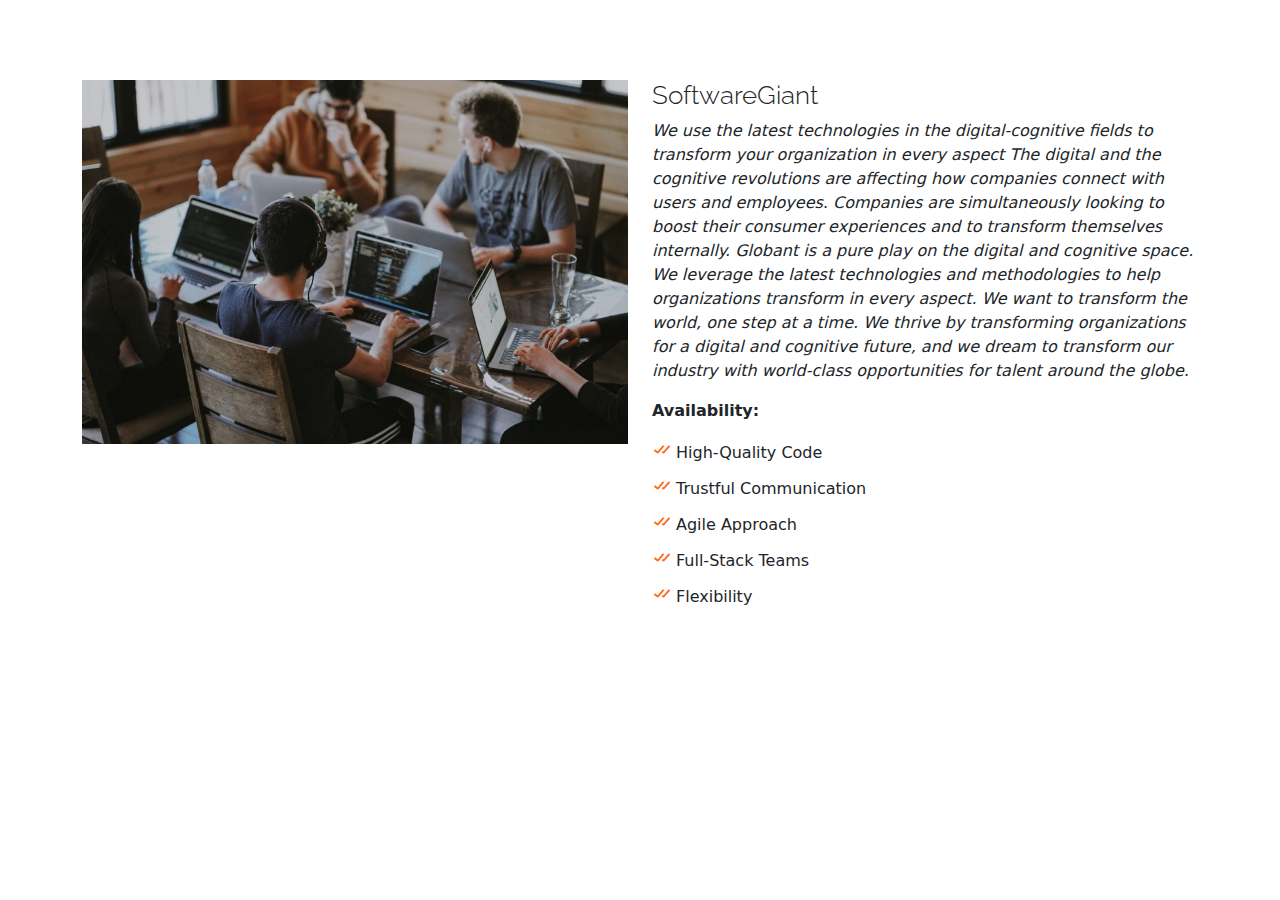
<file: about.html>
<html>
    <head>
        <title>About Us | SoftwareGiant</title>
        <meta content="" name="description">
        <meta content="" name="keywords">
  
        <!-- Favicons -->
       <link href="assets/img/favicon.ico" rel="icon">
        <link href="assets/css/style.css" rel="stylesheet">
        <!-- Google Fonts -->
  <link href="https://fonts.googleapis.com/css?family=Open+Sans:300,300i,400,400i,600,600i,700,700i|Raleway:300,300i,400,400i,600,600i,700,700i" rel="stylesheet">
  
  <!-- Vendor CSS Files -->
  <link href="assets/vendor/bootstrap/css/bootstrap.min.css" rel="stylesheet">
  <link href="assets/vendor/boxicons/css/boxicons.min.css" rel="stylesheet">
    </head>
    <body><!-- ======= About Section ======= -->
 <section id="about" class="about">
    <div class="container">

      <div class="row">
        <div class="col-lg-6">
          <img src="assets/img/about-img.jpg" class="img-fluid" alt="">
        </div>
        <div class="col-lg-6 pt-4 pt-lg-0">
          <h3>SoftwareGiant</h3>
          <p class="fst-italic">
            We use the latest technologies in the digital-cognitive fields to transform your organization in every aspect
            The digital and the cognitive revolutions are affecting how companies connect with users and employees. Companies are simultaneously looking to boost their consumer experiences and to transform themselves internally. Globant is a pure play on the digital and cognitive space. We leverage the latest technologies and methodologies to help organizations transform in every aspect. We want to transform the world, one step at a time. We thrive by transforming organizations for a digital and cognitive future, and we dream to transform our industry with world-class opportunities for talent around the globe.
          </p>
          <p><strong>Availability:</strong></p>
          <ul>
            <li><i class="bx bx-check-double"></i>High-Quality Code</li>
            <li><i class="bx bx-check-double"></i>Trustful Communication</li>
            <li><i class="bx bx-check-double"></i>Agile Approach</li>
            <li><i class="bx bx-check-double"></i>Full-Stack Teams</li>
            <li><i class="bx bx-check-double"></i>Flexibility</li>
          </ul>
         
        </div>
      </div>

    </div>
  </section><!-- End About Section -->
    </body>
    </html>
</file>
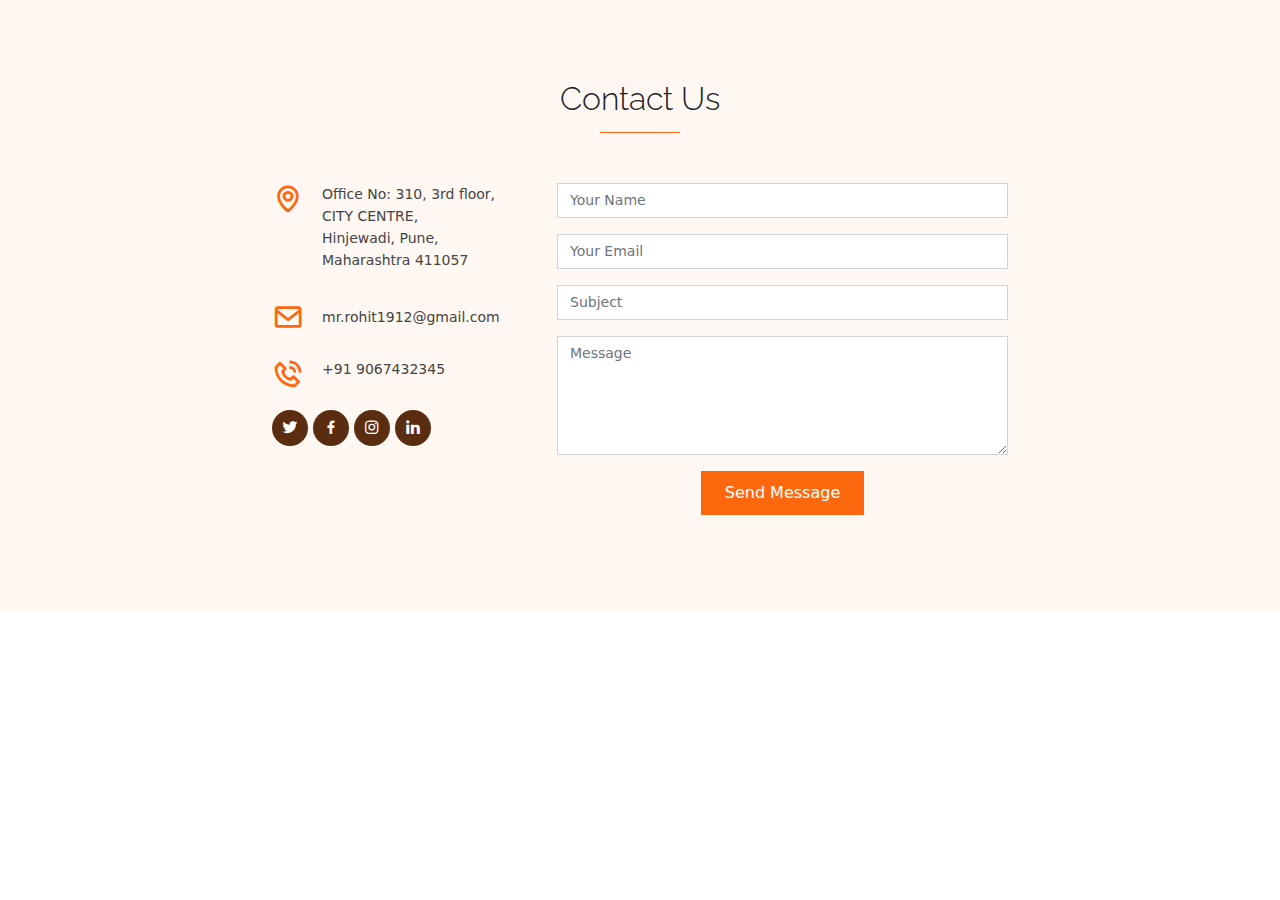
<file: contact.html>
<html>
    <head>
        <title>Contact Us | SoftwareGiant</title>
        <meta content="" name="description">
        <meta content="" name="keywords">
  
        <!-- Favicons -->
       <link href="assets/img/favicon.ico" rel="icon">
        <link href="assets/css/style.css" rel="stylesheet">
        <!-- Google Fonts -->
  <link href="https://fonts.googleapis.com/css?family=Open+Sans:300,300i,400,400i,600,600i,700,700i|Raleway:300,300i,400,400i,600,600i,700,700i" rel="stylesheet">
  
  <!-- Vendor CSS Files -->
  <link href="assets/vendor/bootstrap/css/bootstrap.min.css" rel="stylesheet">
  <link href="assets/vendor/boxicons/css/boxicons.min.css" rel="stylesheet">
    </head>
    <body>
    <!-- ======= Contact Us Section ======= -->
    <section id="contact" class="contact section-bg">
        <div class="container">
  
          <div class="section-title">
            <h2>Contact Us</h2>
          </div>
  
          <div class="row justify-content-center">
  
            <div class="col-lg-3 col-md-5 mb-5 mb-md-0">
              <div class="info">
                <div class="address">
                  <i class="bx bx-map"></i>
                  <p>Office No: 310, 3rd floor,<br>CITY CENTRE,<br>Hinjewadi, Pune,<br>Maharashtra 411057</p>
                </div>
  
                <div class="email">
                  <i class="bx bx-envelope"></i>
                 <p>mr.rohit1912@gmail.com</p>
                </div>
  
                <div class="phone">
                  <i class="bx bx-phone-call"></i>
                  <p>+91 9067432345</p>
                </div>
              </div>
  
              <div class="social-links">
                <a href="#" class="twitter"><i class="bx bxl-twitter"></i></a>
                <a href="#" class="facebook"><i class="bx bxl-facebook"></i></a>
                <a href="#" class="instagram"><i class="bx bxl-instagram"></i></a>
                <a href="#" class="linkedin"><i class="bx bxl-linkedin"></i></a>
              </div>
  
            </div>
  
            <div class="col-lg-5 col-md-7">
              <form action="forms/contact.php" method="post" role="form" class="php-email-form">
                <div class="form-group">
                  <input type="text" name="name" class="form-control" id="name" placeholder="Your Name" required>
                </div>
                <div class="form-group mt-3">
                  <input type="email" class="form-control" name="email" id="email" placeholder="Your Email" required>
                </div>
                <div class="form-group mt-3">
                  <input type="text" class="form-control" name="subject" id="subject" placeholder="Subject" required>
                </div>
                <div class="form-group mt-3">
                  <textarea class="form-control" name="message" rows="5" placeholder="Message" required></textarea>
                </div>
                <div class="my-3">
                  <div class="loading">Loading</div>
                  <div class="error-message"></div>
                  <div class="sent-message">Your message has been sent. Thank you!</div>
                </div>
                <div class="text-center"><button type="submit">Send Message</button></div>
              </form>
            </div>
  
          </div>
  
        </div>
      </section><!-- End Contact Us Section -->
      </body>
</html>
</file>
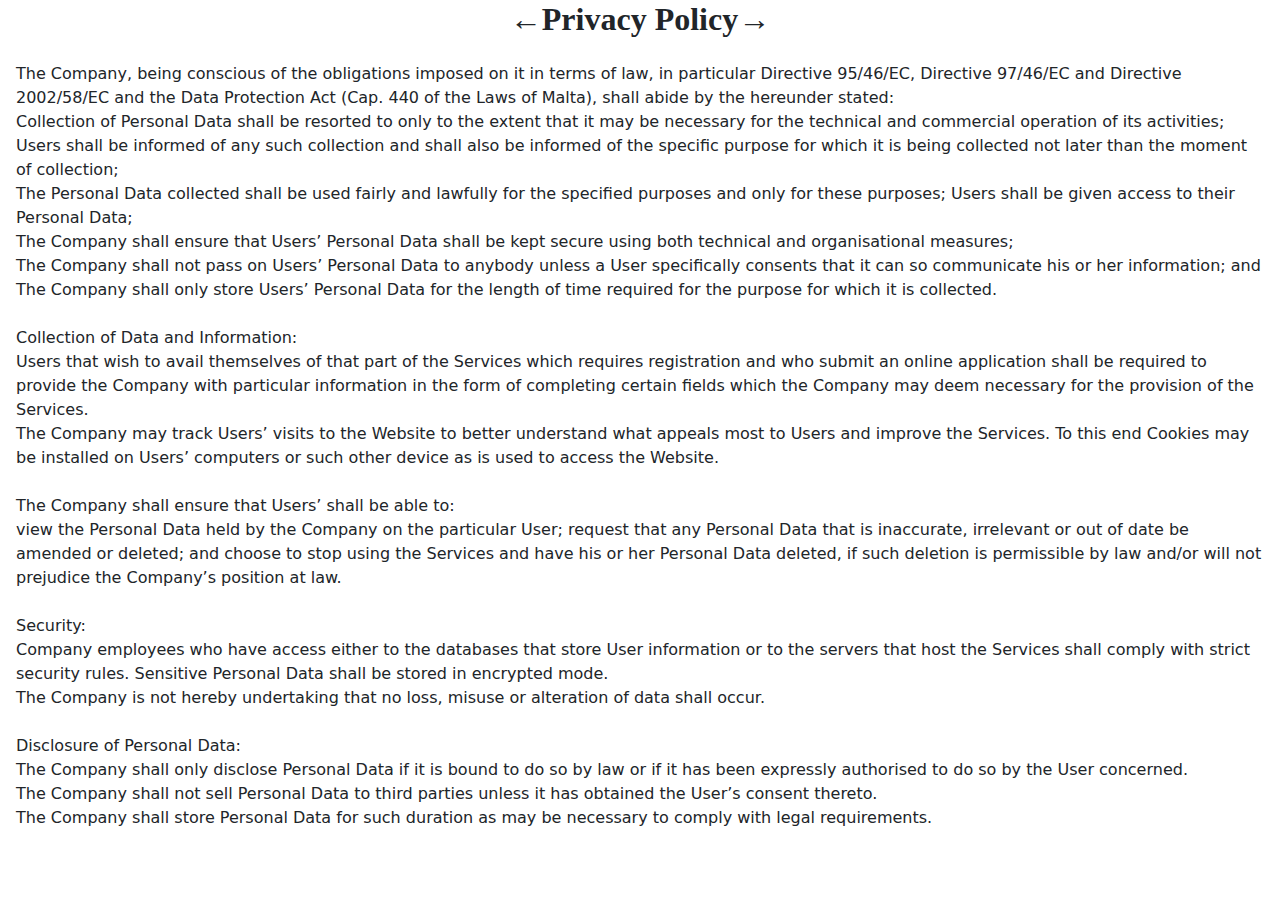
<file: privacy.html>
<html>
    <html>
    <head>
        <title>Privacy Policy | Software</title>
        <meta content="" name="description">
        <meta content="" name="keywords">
  
        <!-- Favicons -->
       <link href="assets/img/favicon.ico" rel="icon">
       <link href="assets/img/apple-touch-icon.png" rel="apple-touch-icon">
        <link href="assets/css/style.css" rel="stylesheet">
        <!-- Google Fonts -->
  <link href="https://fonts.googleapis.com/css?family=Open+Sans:300,300i,400,400i,600,600i,700,700i|Raleway:300,300i,400,400i,600,600i,700,700i" rel="stylesheet">
  
  <!-- Vendor CSS Files -->
  <link href="assets/vendor/bootstrap/css/bootstrap.min.css" rel="stylesheet">
  <link href="assets/vendor/boxicons/css/boxicons.min.css" rel="stylesheet">
    </head>
    <body>
        <h2 style="text-align:center; font-family: 'Times New Roman', Times, serif;"><b>&larr;Privacy Policy&rarr;</b></h2>
        <div class="card-body card-icon">
    <p>The Company, being conscious of the obligations imposed on it in terms of law, in particular Directive 95/46/EC, Directive 97/46/EC and Directive 2002/58/EC and the Data Protection Act (Cap. 440 of the Laws of Malta), shall abide by the hereunder stated:<br>
    Collection of Personal Data shall be resorted to only to the extent that it may be necessary for the technical and commercial operation of its activities;<br>
    Users shall be informed of any such collection and shall also be informed of the specific purpose for which it is being collected not later than the moment of collection;<br>
    The Personal Data collected shall be used fairly and lawfully for the specified purposes and only for these purposes;
    Users shall be given access to their Personal Data;<br>
    The Company shall ensure that Users’ Personal Data shall be kept secure using both technical and organisational measures;<br>
    The Company shall not pass on Users’ Personal Data to anybody unless a User specifically consents that it can so communicate his or her information; and<br>
    The Company shall only store Users’ Personal Data for the length of time required for the purpose for which it is collected.<br><br>

    Collection of Data and Information:<br>

    Users that wish to avail themselves of that part of the Services which requires registration and who submit an online application shall be required to provide the Company with particular information in the form of completing certain fields which the Company may deem necessary for the provision of the Services.<br>

    The Company may track Users’ visits to the Website to better understand what appeals most to Users and improve the Services. To this end Cookies may be installed on Users’ computers or such other device as is used to access the Website.<br><br>

    The Company shall ensure that Users’ shall be able to:<br>

    view the Personal Data held by the Company on the particular User;
    request that any Personal Data that is inaccurate, irrelevant or out of date be amended or deleted; and
    choose to stop using the Services and have his or her Personal Data deleted, if such deletion is permissible by law and/or will not prejudice the Company’s position at law.<br><br>

    Security:<br>
    Company employees who have access either to the databases that store User information or to the servers that host the Services shall comply with strict security rules. Sensitive Personal Data shall be stored in encrypted mode.<br>

    The Company is not hereby undertaking that no loss, misuse or alteration of data shall occur.<br><br>

    Disclosure of Personal Data:<br>
    The Company shall only disclose Personal Data if it is bound to do so by law or if it has been expressly authorised to do so by the User concerned. <br>

    The Company shall not sell Personal Data to third parties unless it has obtained the User’s consent thereto.<br>

    The Company shall store Personal Data for such duration as may be necessary to comply with legal requirements.</p>
    </div>
        </body>
        </html>
</file>
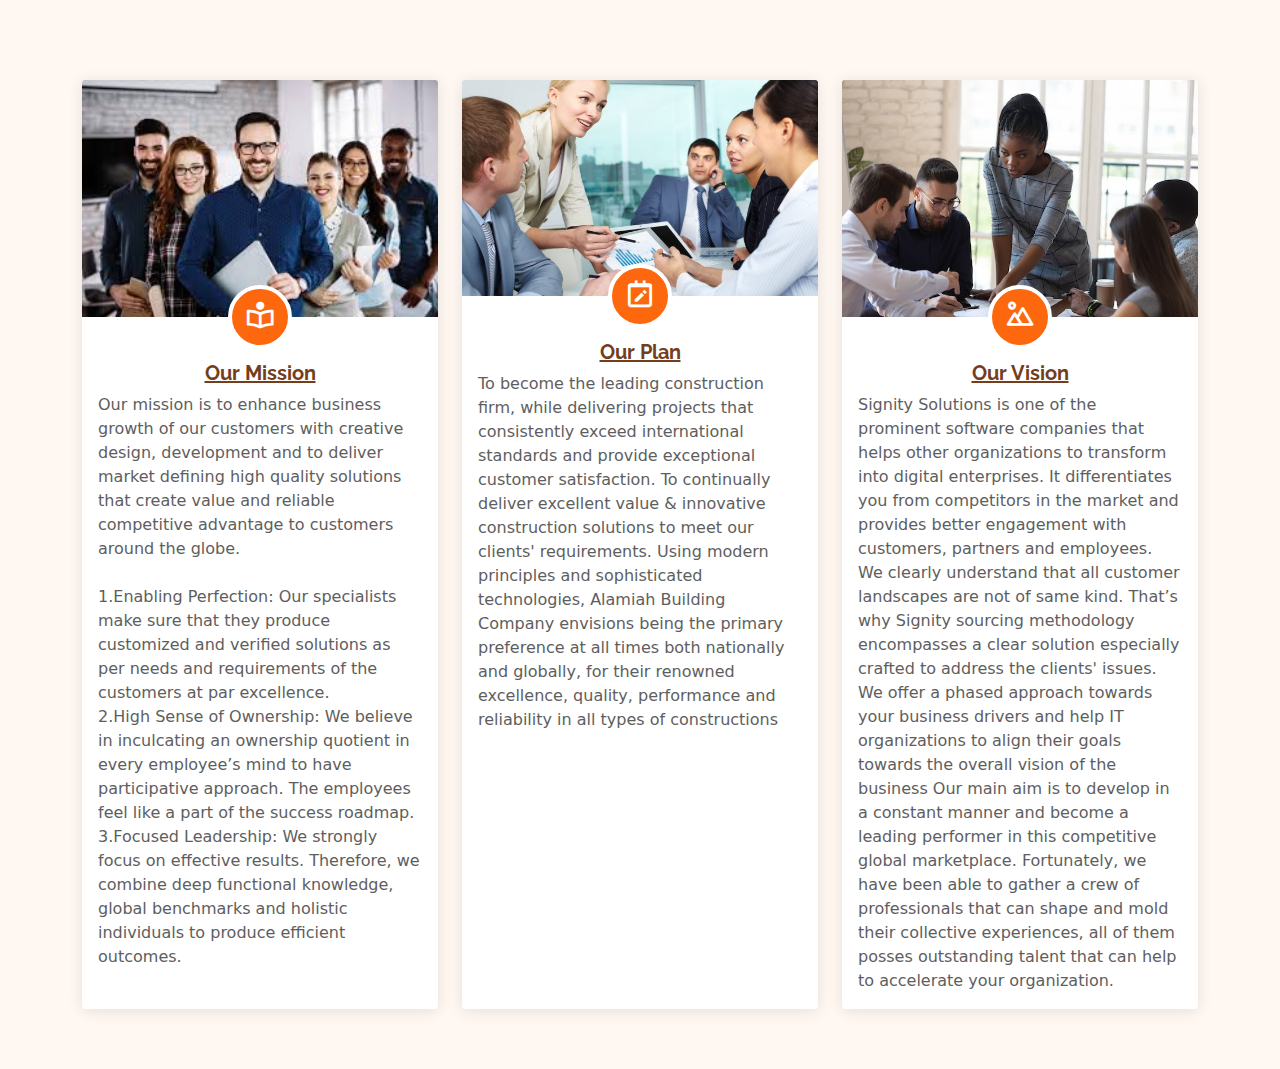
<file: why_us.html>
<html>
    <head>
        <title>Why Us | SoftwareGiant</title>
        <meta content="" name="description">
        <meta content="" name="keywords">
  
        <!-- Favicons -->
       <link href="assets/img/favicon.ico" rel="icon">
        <link href="assets/css/style.css" rel="stylesheet">
        <!-- Google Fonts -->
  <link href="https://fonts.googleapis.com/css?family=Open+Sans:300,300i,400,400i,600,600i,700,700i|Raleway:300,300i,400,400i,600,600i,700,700i" rel="stylesheet">
  
  <!-- Vendor CSS Files -->
  <link href="assets/vendor/bootstrap/css/bootstrap.min.css" rel="stylesheet">
  <link href="assets/vendor/boxicons/css/boxicons.min.css" rel="stylesheet">
    </head>
    <body>
 <!-- ======= Why Us Section ======= -->
  <section id="why-us" class="why-us section-bg">
    <div class="container">

      <div class="row">
        <div class="col-lg-4 col-md-6 d-flex align-items-stretch">
          <div class="card">
            <img src="assets/img/why-us-1.jpg" class="card-img-top" alt="...">
            <div class="card-icon">
              <i class="bx bx-book-reader"></i>
            </div>
            <div class="card-body">
              <h5 class="card-title"><a href="index.html">Our Mission</a></h5>
              <p class="card-text">Our mission is to enhance business growth of our customers with creative design, development and to deliver market defining high quality solutions that create value and reliable competitive advantage to customers around the globe.<br><br>
              1.Enabling Perfection: Our specialists make sure that they produce customized and verified solutions as per needs and requirements of the customers at par excellence.<br>
              2.High Sense of Ownership: We believe in inculcating an ownership quotient in every employee’s mind to have participative approach. The employees feel like a part of the success roadmap.<br>
              3.Focused Leadership: We strongly focus on effective results. Therefore, we combine deep functional knowledge, global benchmarks and holistic individuals to produce efficient outcomes. </p>
            </div>
          </div>
        </div>
        <div class="col-lg-4 col-md-6 d-flex align-items-stretch">
          <div class="card">
            <img src="assets/img/why-us-2.jpg" class="card-img-top" alt="...">
            <div class="card-icon">
              <i class="bx bx-calendar-edit"></i>
            </div>
            <div class="card-body">
              <h5 class="card-title"><a href="index.html">Our Plan</a></h5>
              <p class="card-text">To become the leading construction firm, while delivering projects that consistently exceed international standards and provide exceptional customer satisfaction.
                To continually deliver excellent value & innovative construction solutions to meet our clients' requirements.
                Using modern principles and sophisticated technologies, Alamiah Building Company envisions being the primary preference at all times both nationally and globally, for their renowned excellence, quality, performance and reliability in all types of constructions </p>
            </div>
          </div>
        </div>
        <div class="col-lg-4 col-md-6 d-flex align-items-stretch">
          <div class="card">
            <img src="assets/img/why-us-3.jpg" class="card-img-top" alt="...">
            <div class="card-icon">
              <i class="bx bx-landscape"></i>
            </div>
            <div class="card-body">
              <h5 class="card-title"><a href="index.html">Our Vision</a></h5>
              <p class="card-text">Signity Solutions is one of the prominent software companies that helps other organizations to transform into digital enterprises. It differentiates you from competitors in the market and provides better engagement with customers, partners and employees. We clearly understand that all customer landscapes are not of same kind. That’s why Signity sourcing methodology encompasses a clear solution especially crafted to address the clients' issues. We offer a phased approach towards your business drivers and help IT organizations to align their goals towards the overall vision of the business Our main aim is to develop in a constant manner and become a leading performer in this competitive global marketplace. Fortunately, we have been able to gather a crew of professionals that can shape and mold their collective experiences, all of them posses outstanding talent that can help to accelerate your organization.</p>
            </div>
          </div>
        </div>
      </div>

    </div>
  </section><!-- End Why Us Section -->
</file>
<file: assets/css/style.css>
/**
* Template Name: Siimple - v4.6.0
* Template URL: https://bootstrapmade.com/free-bootstrap-landing-page/
* Author: BootstrapMade.com
* License: https://bootstrapmade.com/license/
*/

/*--------------------------------------------------------------
# General
--------------------------------------------------------------*/
body {
  font-family: "Open Sans", sans-serif;
  color: #444444;
}

a {
  text-decoration: none;
  color: #fd680e;
}

a:hover {
  color: #ff8f4c;
  text-decoration: none;
}

h1, h2, h3, h4, h5, h6, .font-primary {
  font-family: "Raleway", sans-serif;
}

/*--------------------------------------------------------------
# Header
--------------------------------------------------------------*/
#header {
  height: 80px;
  padding: 20px 0;
  z-index: 10;
  position: relative;
}
#header .logo h1 {
  font-size: 36px;
  margin: 0;
  padding: 0;
  line-height: 1;
  font-weight: 300;
  letter-spacing: 3px;
}
#header .logo h1 a, #header .logo h1 a:hover {
  color: #fff;
  text-decoration: none;
}
#header .logo img {
  padding: 0;
  margin: 0;
  max-height: 40px;
}
@media (max-width: 768px) {
  #header .logo h1 {
    font-size: 28px;
    padding: 8px 0;
  }
}

/*--------------------------------------------------------------
# Navigation Menu
--------------------------------------------------------------*/
.nav-menu {
  position: fixed;
  top: 0;
  bottom: 0;
  z-index: 9999;
  overflow-y: auto;
  right: -260px;
  width: 260px;
  padding-top: 18px;
  background: rgba(34, 34, 34, 0.8);
  transition: 0.4s;
}
.nav-menu * {
  margin: 0;
  padding: 0;
  list-style: none;
}
.nav-menu a, .nav-menu a:focus {
  display: block;
  position: relative;
  color: #ffd2b7;
  padding: 10px 20px;
  font-weight: 500;
  transition: 0.3s;
}
.nav-menu a:hover, .nav-menu .active > a, .nav-menu li:hover > a {
  color: #ffa26a;
  text-decoration: none;
}
.nav-menu .drop-down > a:after {
  content: "\ea27";
  font-family: "boxicons";
  padding-left: 10px;
  position: absolute;
  right: 15px;
}
.nav-menu .active.drop-down > a:after {
  content: "\ea27";
}
.nav-menu .drop-down > a {
  padding-right: 35px;
}
.nav-menu .drop-down ul {
  display: none;
  overflow: hidden;
}
.nav-menu ul.drop-down-active {
  display: block;
}
.nav-menu .drop-down li {
  padding-left: 20px;
}

.nav-menu-active {
  right: 0;
}

.nav-toggle {
  position: fixed;
  right: 15px;
  top: 15px;
  z-index: 9998;
  border: 0;
  background: rgba(34, 34, 34, 0.5);
  transition: all 0.4s;
  outline: none !important;
  line-height: 1;
  cursor: pointer;
  text-align: right;
  padding: 10px 12px;
  border-radius: 2px;
}
.nav-toggle i {
  color: #fff;
  font-size: 18px;
}

.nav-toggle-active {
  right: 275px;
}

/*--------------------------------------------------------------
# Navigation Menu
--------------------------------------------------------------*/
/**
* Desktop Navigation 
*/
.navbar {
  padding: 0;
}
.navbar ul {
  margin: 0;
  padding: 0;
  display: flex;
  list-style: none;
  align-items: center;
}
.navbar li {
  position: relative;
}
.navbar a, .navbar a:focus {
  display: flex;
  align-items: center;
  justify-content: space-between;
  padding: 10px 0 10px 30px;
  font-family: "Raleway", sans-serif;
  font-size: 16px;
  font-weight: 700;
  color: #884922;
  white-space: nowrap;
  transition: 0.3s;
}
.navbar a i, .navbar a:focus i {
  font-size: 12px;
  line-height: 0;
  margin-left: 5px;
}
.navbar a:hover, .navbar .active, .navbar .active:focus, .navbar li:hover > a {
  color: #fd680e;
}
.navbar .getstarted, .navbar .getstarted:focus {
  background: #fd680e;
  padding: 8px 20px;
  margin-left: 30px;
  border-radius: 4px;
  color: #fff;
}
.navbar .getstarted:hover, .navbar .getstarted:focus:hover {
  color: #fff;
  background: #fd7827;
}
.navbar .dropdown ul {
  display: block;
  position: absolute;
  left: 14px;
  top: calc(100% + 30px);
  margin: 0;
  padding: 10px 0;
  z-index: 99;
  opacity: 0;
  visibility: hidden;
  background: #fff;
  box-shadow: 0px 0px 30px rgba(127, 137, 161, 0.25);
  transition: 0.3s;
  border-radius: 4px;
}
.navbar .dropdown ul li {
  min-width: 200px;
}
.navbar .dropdown ul a {
  padding: 10px 20px;
  font-size: 15px;
  text-transform: none;
  font-weight: 600;
}
.navbar .dropdown ul a i {
  font-size: 12px;
}
.navbar .dropdown ul a:hover, .navbar .dropdown ul .active:hover, .navbar .dropdown ul li:hover > a {
  color: #fd680e;
}
.navbar .dropdown:hover > ul {
  opacity: 1;
  top: 100%;
  visibility: visible;
}
.navbar .dropdown .dropdown ul {
  top: 0;
  left: calc(100% - 30px);
  visibility: hidden;
}
.navbar .dropdown .dropdown:hover > ul {
  opacity: 1;
  top: 0;
  left: 100%;
  visibility: visible;
}
@media (max-width: 1366px) {
  .navbar .dropdown .dropdown ul {
    left: -90%;
  }
  .navbar .dropdown .dropdown:hover > ul {
    left: -100%;
  }
}

/**
* Mobile Navigation 
*/
.mobile-nav-toggle {
  color: #743e1d;
  font-size: 28px;
  cursor: pointer;
  display: none;
  line-height: 0;
  transition: 0.5s;
}
.mobile-nav-toggle.bi-x {
  color: #fff;
}

@media (max-width: 991px) {
  .mobile-nav-toggle {
    display: block;
  }

  .navbar ul {
    display: none;
  }
}
.navbar-mobile {
  position: fixed;
  overflow: hidden;
  top: 0;
  right: 0;
  left: 0;
  bottom: 0;
  background: rgba(75, 40, 19, 0.9);
  transition: 0.3s;
}
.navbar-mobile .mobile-nav-toggle {
  position: absolute;
  top: 15px;
  right: 15px;
}
.navbar-mobile ul {
  display: block;
  position: absolute;
  top: 55px;
  right: 15px;
  bottom: 15px;
  left: 15px;
  padding: 10px 0;
  border-radius: 10px;
  background-color: #fff;
  overflow-y: auto;
  transition: 0.3s;
}
.navbar-mobile a, .navbar-mobile a:hover {
  padding: 10px 20px;
  font-size: 15px;
  color: #743e1d;
}
.navbar-mobile a:hover, .navbar-mobile .active, .navbar-mobile li:hover > a {
  color: #fd680e;
}
.navbar-mobile .getstarted, .navbar-mobile .getstarted:focus {
  margin: 15px;
}
.navbar-mobile .dropdown ul {
  position: static;
  display: none;
  margin: 10px 20px;
  padding: 10px 0;
  z-index: 99;
  opacity: 1;
  visibility: visible;
  background: #fff;
  box-shadow: 0px 0px 30px rgba(127, 137, 161, 0.25);
}
.navbar-mobile .dropdown ul li {
  min-width: 200px;
}
.navbar-mobile .dropdown ul a {
  padding: 10px 20px;
}
.navbar-mobile .dropdown ul a i {
  font-size: 12px;
}
.navbar-mobile .dropdown ul a:hover, .navbar-mobile .dropdown ul .active:hover, .navbar-mobile .dropdown ul li:hover > a {
  color: #fd680e;
}
.navbar-mobile .dropdown > .dropdown-active {
  display: block;
}

/*--------------------------------------------------------------
# Hero Section
--------------------------------------------------------------*/
#hero {
  width: 100%;
  height: 80vh;
  background: url("../img/hero-bg.jpg") center center;
  background-size: cover;
  position: relative;
  margin-top: -80px;
  z-index: 9;
}
#hero .hero-container {
  position: absolute;
  bottom: 0;
  top: 0;
  left: 0;
  right: 0;
  display: flex;
  justify-content: center;
  align-items: center;
  flex-direction: column;
  text-align: center;
  padding: 0 15px;
}
#hero h1 {
  margin: 0 0 10px 0;
  font-size: 48px;
  font-weight: 400;
  line-height: 56px;
  line-height: 56px;
  color:white;
}
#hero h2 {
  color: white;
  margin-bottom: 30px;
  font-size: 24px;
}
#hero .php-email-form .error-message {
  display: none;
  color: #fff;
  background: #ed3c0d;
  text-align: center;
  padding: 15px;
  font-weight: 600;
}
#hero .php-email-form .sent-message {
  display: none;
  color: #fff;
  background: #18d26e;
  text-align: center;
  padding: 15px;
  font-weight: 600;
}
#hero .php-email-form .loading {
  display: none;
  background: rgba(255, 255, 255, 0.5);
  text-align: center;
  padding: 15px;
  border-radius: 50px;
}
#hero .php-email-form .loading:before {
  content: "";
  display: inline-block;
  border-radius: 50%;
  width: 24px;
  height: 24px;
  margin: 0 10px -6px 0;
  border: 3px solid #18d26e;
  border-top-color: #eee;
  -webkit-animation: animate-loading-notify 1s linear infinite;
  animation: animate-loading-notify 1s linear infinite;
}
@-webkit-keyframes animate-loading-notify {
  0% {
    transform: rotate(0deg);
  }
  100% {
    transform: rotate(360deg);
  }
}
@keyframes animate-loading-notify {
  0% {
    transform: rotate(0deg);
  }
  100% {
    transform: rotate(360deg);
  }
}
#hero .php-email-form input {
  border-radius: 50px;
  box-shadow: none;
  font-size: 14px;
  border: 0;
  padding: 0px 15px 2px 20px;
  width: 250px;
  height: 40px;
  margin: 0 8px;
}
#hero .php-email-form button[type=submit] {
  font-family: "Raleway", sans-serif;
  font-weight: 500;
  font-size: 16px;
  letter-spacing: 1px;
  display: inline-block;
  padding: 8px 30px;
  border-radius: 50px;
  transition: 0.5s;
  margin: 10px;
  border: none;
  color: #fff;
  background: #fd680e;
}
#hero .php-email-form button[type=submit]:hover {
  background: #fd8841;
}
@media (min-width: 1024px) {
  #hero {
    background-attachment: fixed;
  }
}
@media (max-width: 768px) {
  #hero h1 {
    font-size: 28px;
    line-height: 36px;
  }
  #hero h2 {
    font-size: 18px;
    line-height: 24px;
    margin-bottom: 30px;
  }
  #hero .php-email-form input {
    margin: 0 auto;
  }
}

/*--------------------------------------------------------------
# Sections General
--------------------------------------------------------------*/
section {
  padding: 80px 0;
}

.section-bg {
  background-color: #fff7f2;
}

.section-title {
  text-align: center;
  padding-bottom: 30px;
}
.section-title h2 {
  font-size: 32px;
  font-weight: 300;
  margin-bottom: 20px;
  padding-bottom: 15px;
  position: relative;
}
.section-title h2::after {
  content: "";
  position: absolute;
  display: block;
  width: 80px;
  height: 1px;
  background: #fd680e;
  bottom: 0;
  left: calc(50% - 40px);
}
.section-title p {
  margin-bottom: 0;
  font-style: italic;
  color: #666666;
}

/*--------------------------------------------------------------
# About
--------------------------------------------------------------*/
.about h3 {
  font-weight: 300;
  font-size: 26px;
}
.about ul {
  list-style: none;
  padding: 0;
}
.about ul li {
  padding-bottom: 10px;
}
.about ul i {
  font-size: 20px;
  padding-right: 4px;
  color: #fd680e;
}
.about p:last-child {
  margin-bottom: 0;
}

/*--------------------------------------------------------------
# Why Us
--------------------------------------------------------------*/
.why-us {
  padding-bottom: 30px;
}
.why-us .card {
  border-radius: 3px;
  border: 0;
  box-shadow: 0px 2px 15px rgba(0, 0, 0, 0.1);
  margin-bottom: 30px;
}
.why-us .card-icon {
  text-align: center;
  margin-top: -32px;
}
.why-us .card-icon i {
  font-size: 32px;
  color: #fff;
  width: 64px;
  height: 64px;
  padding-top: 10px;
  text-align: center;
  background-color: #fd680e;
  border-radius: 50%;
  text-align: center;
  border: 4px solid #fff;
  transition: 0.3s;
  display: inline-block;
}
.why-us .card-body {
  padding-top: 12px;
}
.why-us .card-title {
  font-weight: 700;
  text-align: center;
}
.why-us .card-title a {
  color: #743e1d;
}
.why-us .card-title a:hover {
  color: #fd680e;
}
.why-us .card-text {
  color: #5e5e5e;
}
.why-us .card:hover .card-icon i {
  background: #fff;
  color: #fd680e;
}
@media (max-width: 1024px) {
  .why-us {
    background-attachment: scroll;
  }
}


/*--------------------------------------------------------------
# Contact Us
--------------------------------------------------------------*/
.contact .info {
  color: #444444;
}
.contact .info i {
  font-size: 32px;
  color: #fd680e;
  float: left;
}
.contact .info p {
  padding: 0 0 10px 50px;
  margin-bottom: 20px;
  line-height: 22px;
  font-size: 14px;
}
.contact .info .email p {
  padding-top: 5px;
}
.contact .social-links a {
  font-size: 18px;
  display: inline-block;
  background: #5a2c10;
  color: #fff;
  line-height: 1;
  padding: 8px 0;
  border-radius: 50%;
  text-align: center;
  width: 36px;
  height: 36px;
  transition: 0.3s;
}
.contact .social-links a:hover {
  background: #fd680e;
  color: #fff;
}
.contact .php-email-form .error-message {
  display: none;
  color: #fff;
  background: #ed3c0d;
  text-align: left;
  padding: 15px;
  font-weight: 600;
}
.contact .php-email-form .error-message br + br {
  margin-top: 25px;
}
.contact .php-email-form .sent-message {
  display: none;
  color: #fff;
  background: #18d26e;
  text-align: center;
  padding: 15px;
  font-weight: 600;
}
.contact .php-email-form .loading {
  display: none;
  background: #fff;
  text-align: center;
  padding: 15px;
}
.contact .php-email-form .loading:before {
  content: "";
  display: inline-block;
  border-radius: 50%;
  width: 24px;
  height: 24px;
  margin: 0 10px -6px 0;
  border: 3px solid #18d26e;
  border-top-color: #eee;
  -webkit-animation: animate-loading 1s linear infinite;
  animation: animate-loading 1s linear infinite;
}
.contact .php-email-form input, .contact .php-email-form textarea {
  border-radius: 0;
  box-shadow: none;
  font-size: 14px;
}
.contact .php-email-form input:focus, .contact .php-email-form textarea:focus {
  border-color: #fd680e;
}
.contact .php-email-form button[type=submit] {
  background: #fd680e;
  border: 0;
  padding: 10px 24px;
  color: #fff;
  transition: 0.4s;
}
.contact .php-email-form button[type=submit]:hover {
  background: #fd8841;
}
@media (max-width: 768px) {
  .contact .social-links {
    text-align: center;
  }
}
@-webkit-keyframes animate-loading {
  0% {
    transform: rotate(0deg);
  }
  100% {
    transform: rotate(360deg);
  }
}
@keyframes animate-loading {
  0% {
    transform: rotate(0deg);
  }
  100% {
    transform: rotate(360deg);
  }
}

/*--------------------------------------------------------------
# Footer
--------------------------------------------------------------*/
#footer {
  background: #030100;
  padding: 40px 0;
  color: #fff;
  font-size: 14px;
}
#footer .copyright {
  text-align: center;
}
#footer .credits {
  padding-top: 10px;
  text-align: center;
  font-size: 13px;
  color: rgb(197, 195, 195);
}
</file>
